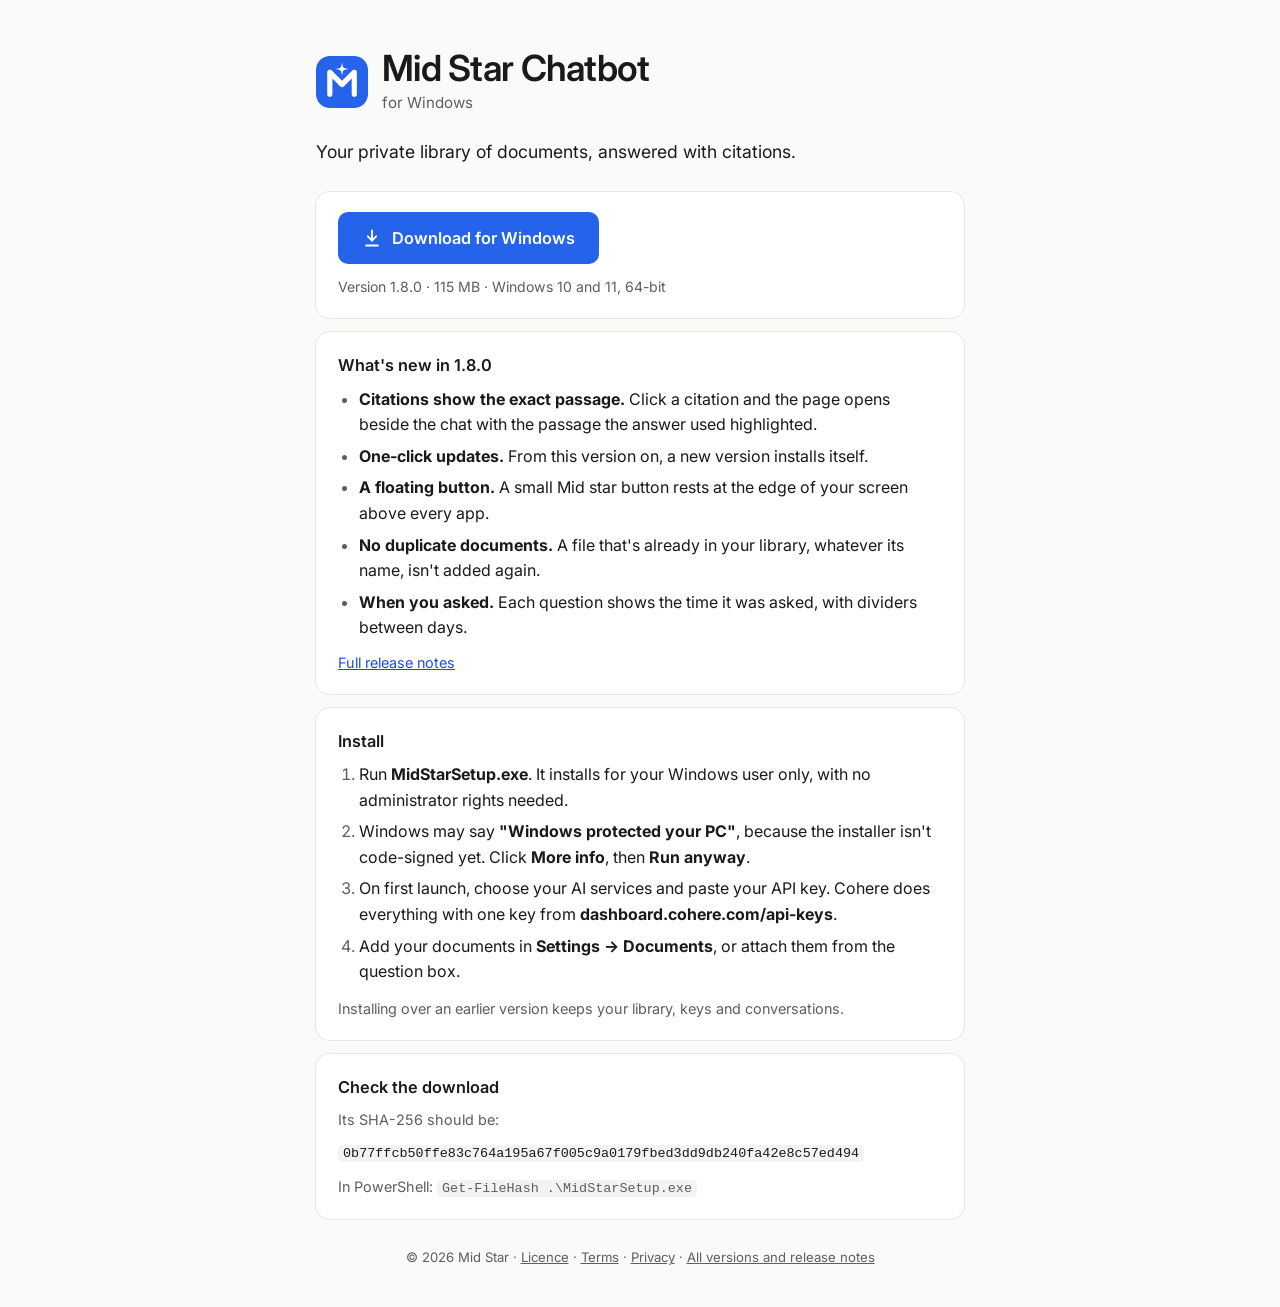
<file: index.html>
<!DOCTYPE html>
<!-- Copyright (c) 2026 Mid Star. All rights reserved. -->
<html lang="en">
<head>
<meta charset="UTF-8">
<meta name="viewport" content="width=device-width, initial-scale=1.0">
<title>Download Mid Star Chatbot for Windows</title>
<meta name="description" content="Mid Star Chatbot for Windows: a private library of your own documents, answered with citations.">
<link rel="icon" type="image/png" href="icon-192.png">
<link rel="preconnect" href="https://fonts.googleapis.com">
<link href="https://fonts.googleapis.com/css2?family=Inter:wght@400;500;600&display=swap" rel="stylesheet">
<meta name="theme-color" content="#FAFAF9" media="(prefers-color-scheme: light)">
<meta name="theme-color" content="#131313" media="(prefers-color-scheme: dark)">
<link rel="stylesheet" href="site.css">
</head>
<body>
<main>
  <div class="brand">
    <img src="icon-192.png" alt="" width="56" height="56">
    <div>
      <h1>Mid Star Chatbot</h1>
      <p class="for">for Windows</p>
    </div>
  </div>
  <p class="tagline">Your private library of documents, answered with citations.</p>

  <div class="phone" id="phone" hidden>
    <p><strong>Mid Star installs on a Windows PC.</strong> Send this page to your computer and download it there.</p>
    <button type="button" class="link-btn" id="share">Share this link</button>
  </div>

  <section class="card">
    <a class="download" id="download" href="https://github.com/dilipvanukuru/midstar-download/releases/latest/download/MidStarSetup.exe">
      <svg viewBox="0 0 24 24" aria-hidden="true"><path d="M12 3v12"/><path d="m7 10 5 5 5-5"/><path d="M5 21h14"/></svg>
      Download for Windows
    </a>
    <p class="meta" id="meta">Version 1.8.0 · 115 MB · Windows 10 and 11, 64-bit</p>
  </section>

  <section class="card" id="whats-new">
    <h2 id="whats-new-title">What's new in 1.8.0</h2>
    <ul class="news" id="news">
      <li><strong>Citations show the exact passage.</strong> Click a citation and the page opens beside the chat with the passage the answer used highlighted.</li>
      <li><strong>One-click updates.</strong> From this version on, a new version installs itself.</li>
      <li><strong>A floating button.</strong> A small Mid star button rests at the edge of your screen above every app.</li>
      <li><strong>No duplicate documents.</strong> A file that's already in your library, whatever its name, isn't added again.</li>
      <li><strong>When you asked.</strong> Each question shows the time it was asked, with dividers between days.</li>
    </ul>
    <p class="muted" style="margin: 10px 0 0"><a id="notes-link" href="https://github.com/dilipvanukuru/midstar-download/releases/latest">Full release notes</a></p>
  </section>

  <section class="card">
    <h2>Install</h2>
    <ol>
      <li>Run <strong>MidStarSetup.exe</strong>. It installs for your Windows user only, with no administrator rights needed.</li>
      <li>Windows may say <strong>"Windows protected your PC"</strong>, because the installer isn't code-signed yet. Click <strong>More info</strong>, then <strong>Run anyway</strong>.</li>
      <li>On first launch, choose your AI services and paste your API key. Cohere does everything with one key from <strong>dashboard.cohere.com/api-keys</strong>.</li>
      <li>Add your documents in <strong>Settings → Documents</strong>, or attach them from the question box.</li>
    </ol>
    <p class="muted" style="margin: 12px 0 0">Installing over an earlier version keeps your library, keys and conversations.</p>
  </section>

  <section class="card">
    <h2>Check the download</h2>
    <p class="muted" style="margin: 0 0 8px">Its SHA-256 should be:</p>
    <p style="margin: 0 0 10px"><code id="sha">0b77ffcb50ffe83c764a195a67f005c9a0179fbed3dd9db240fa42e8c57ed494</code></p>
    <p class="muted" style="margin: 0">In PowerShell: <code>Get-FileHash .\MidStarSetup.exe</code></p>
  </section>

  <footer>
    © 2026 Mid Star · <a href="https://github.com/dilipvanukuru/midstar-download/blob/main/LICENSE.txt">Licence</a>
    · <a href="terms.html">Terms</a> · <a href="privacy.html">Privacy</a>
    · <a href="https://github.com/dilipvanukuru/midstar-download/releases">All versions and release notes</a>
  </footer>
</main>
<script>
// The newest release's version, size, checksum and what's new, so this page
// never needs editing for a new version. If GitHub doesn't answer, the
// figures above stay.
(async () => {
  try {
    const res = await fetch("https://api.github.com/repos/dilipvanukuru/midstar-download/releases/latest");
    if (!res.ok) return;
    const release = await res.json();
    const asset = (release.assets || []).find((a) => a.name === "MidStarSetup.exe");
    if (!asset) return;
    const version = String(release.tag_name || "").replace(/^v/, "");
    const mb = Math.round(asset.size / 1048576);
    document.getElementById("meta").textContent = `Version ${version} · ${mb} MB · Windows 10 and 11, 64-bit`;
    const sha = (release.body || "").match(/\b[0-9a-f]{64}\b/i);
    if (sha) document.getElementById("sha").textContent = sha[0].toLowerCase();
    showWhatsNew(version, release.body || "", release.html_url);
  } catch (err) {
    // Offline or rate-limited: the built-in figures are shown.
  }
})();

// "What's new": each paragraph of the notes' "New in ..." section that starts
// with a bold lead, as the lead and its first sentence. Text only.
function showWhatsNew(version, notes, url) {
  const section = notes.replace(/\r\n/g, "\n").match(/^##\s*New in[^\n]*\n([\s\S]*?)(?=^##\s|(?![\s\S]))/im);
  if (!section) return;
  const items = [];
  for (const para of section[1].split(/\n\s*\n/)) {
    const m = para.trim().match(/^\*\*(.+?)\*\*\s*([\s\S]*)$/);
    if (!m) continue;
    const plain = (s) => s.replace(/[*`_]/g, "").replace(/\s+/g, " ").trim();
    const first = (plain(m[2]).match(/^.*?[.!?](\s|$)/) || [plain(m[2])])[0].trim();
    items.push([plain(m[1]), first]);
    if (items.length === 6) break;
  }
  if (!items.length) return;
  const list = document.getElementById("news");
  list.replaceChildren(...items.map(([lead, rest]) => {
    const li = document.createElement("li");
    const strong = document.createElement("strong");
    strong.textContent = /[.!?]$/.test(lead) ? lead : `${lead}.`;
    li.append(strong, rest ? ` ${rest}` : "");
    return li;
  }));
  document.getElementById("whats-new-title").textContent = `What's new in ${version}`;
  if (url && url.startsWith("https://github.com/")) document.getElementById("notes-link").href = url;
}

// Most people scan the QR code with a phone, which can't run a Windows installer.
(() => {
  const ua = navigator.userAgent;
  const phone = /Android|iPhone|iPad|iPod|Mobile/i.test(ua) && !/Windows NT/i.test(ua);
  if (!phone) return;
  document.getElementById("phone").hidden = false;
  const share = document.getElementById("share");
  share.addEventListener("click", async () => {
    const url = location.href.split("#")[0];
    try {
      if (navigator.share) {
        await navigator.share({ title: "Mid Star Chatbot for Windows", url });
        return;
      }
      await navigator.clipboard.writeText(url);
      share.textContent = "Link copied";
    } catch (err) {
      share.textContent = url;
    }
  });
})();
</script>
</body>
</html>
</file>
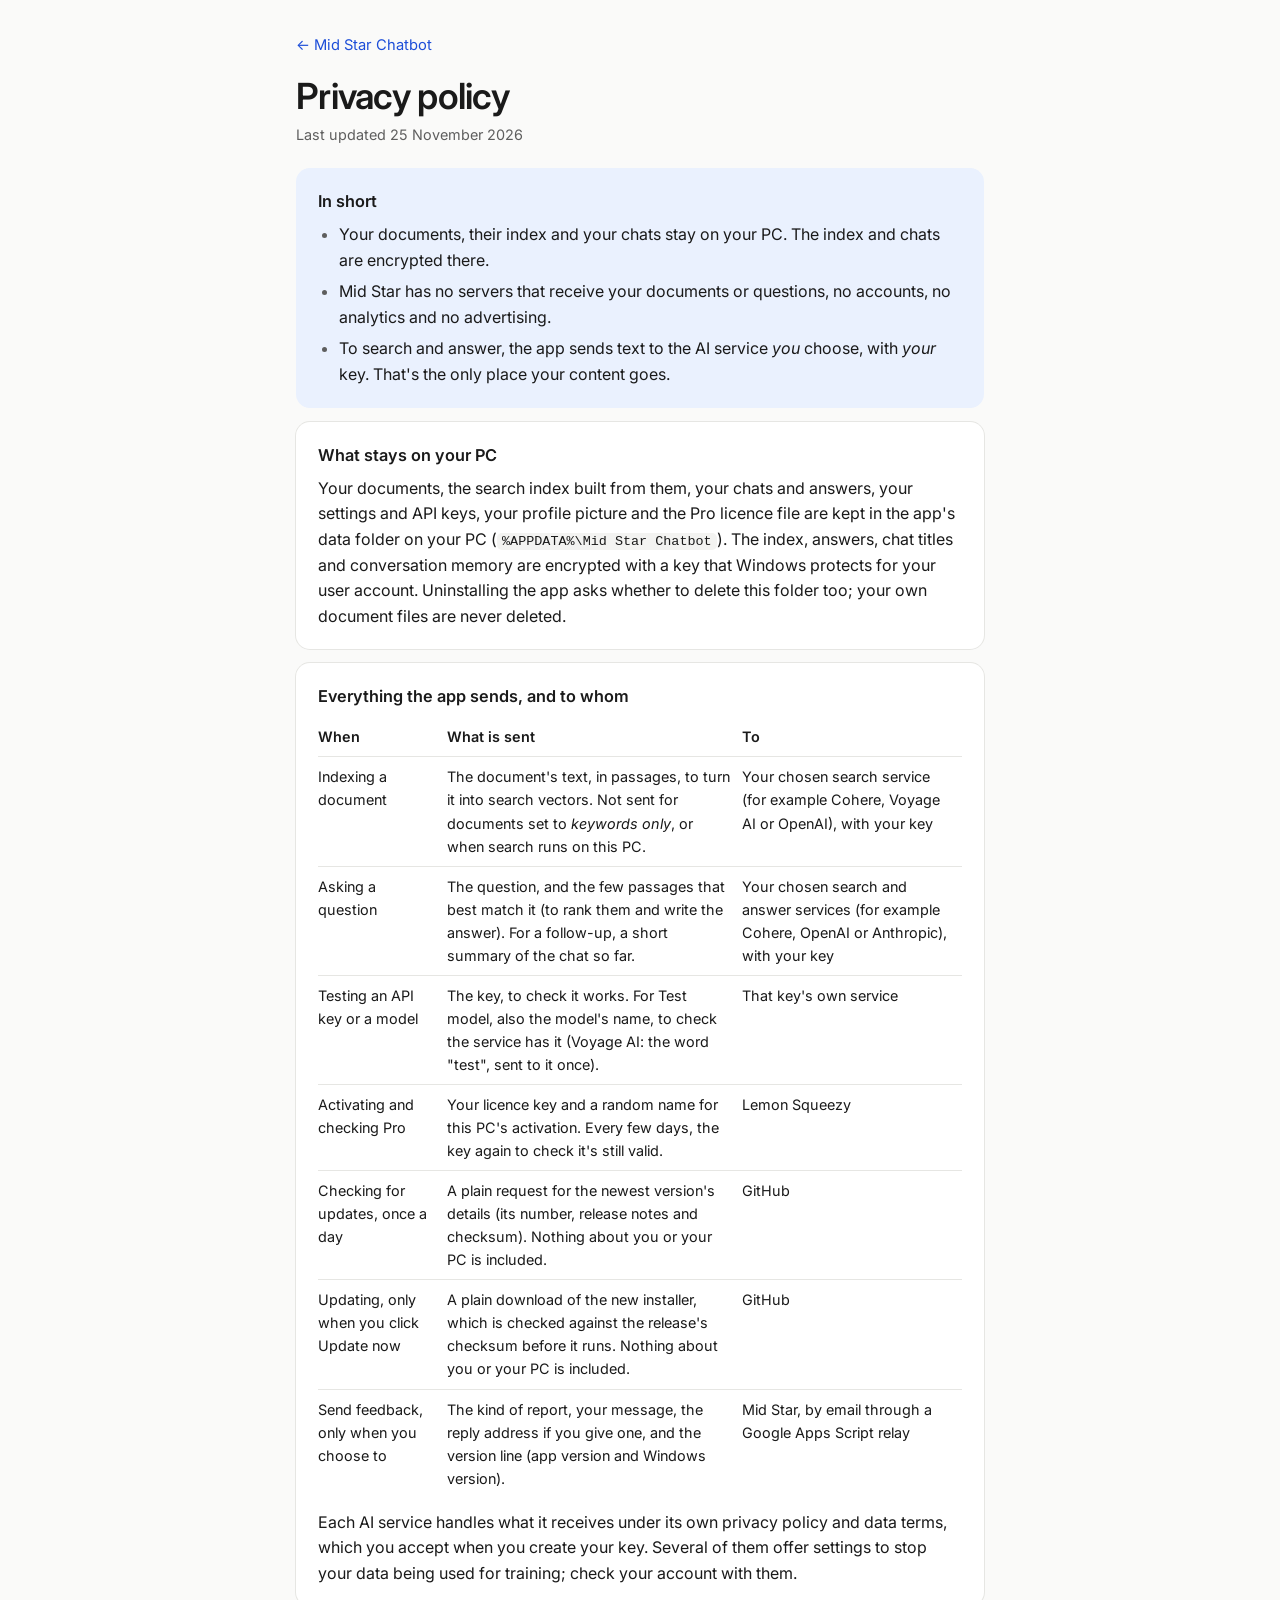
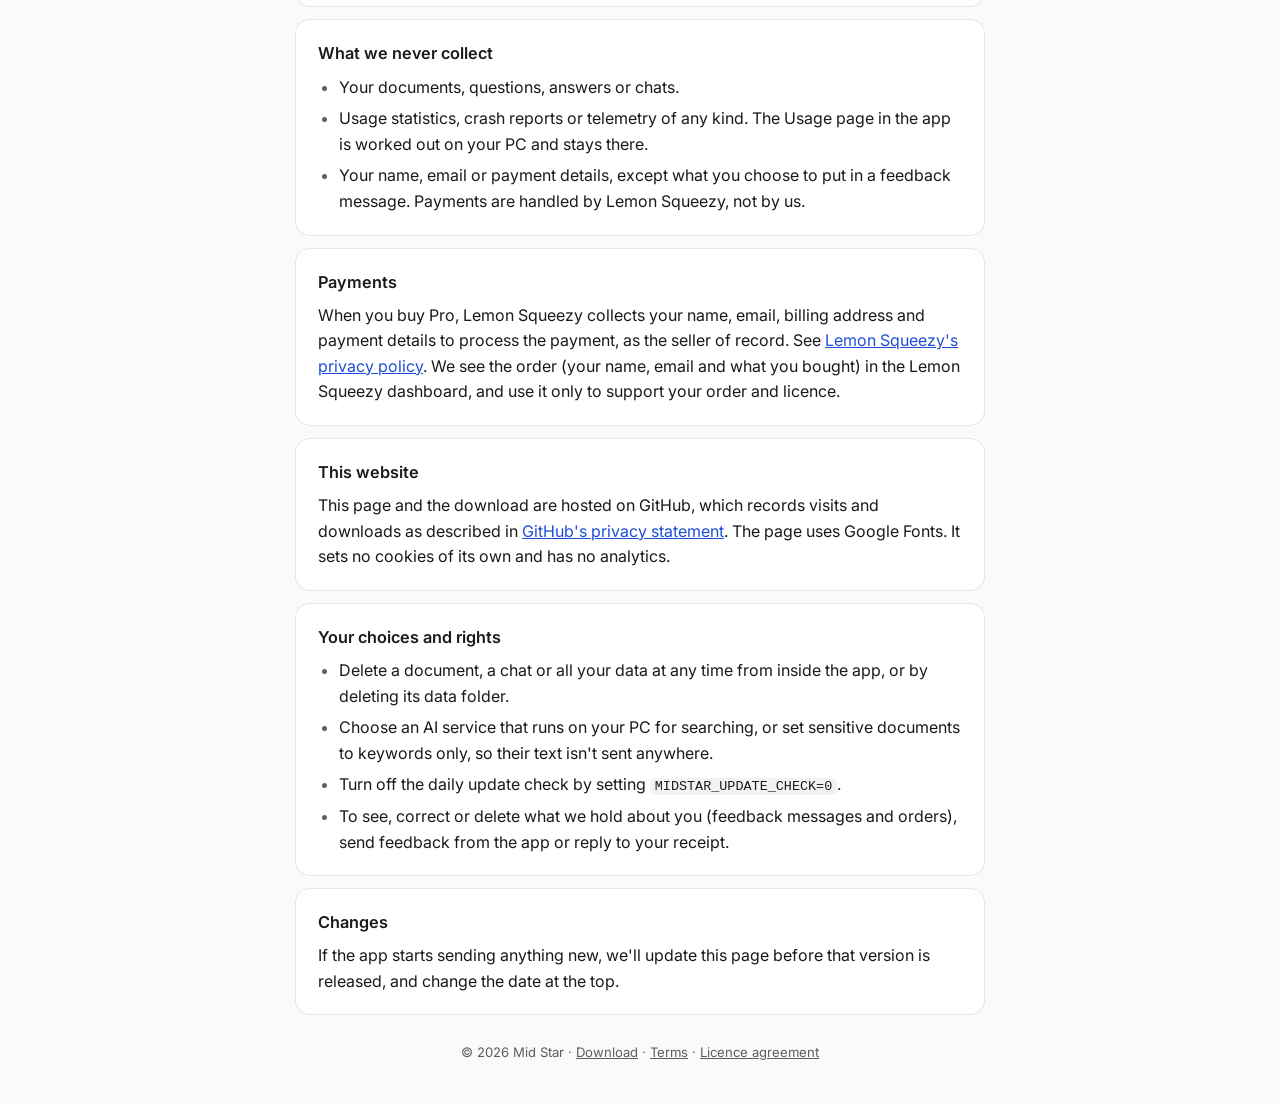
<file: privacy.html>
<!DOCTYPE html>
<!-- Copyright (c) 2026 Mid Star. All rights reserved. -->
<html lang="en">
<head>
<meta charset="UTF-8">
<meta name="viewport" content="width=device-width, initial-scale=1.0">
<title>Privacy policy — Mid Star Chatbot</title>
<meta name="description" content="What Mid Star Chatbot keeps on your PC, and exactly what it sends, to whom.">
<link rel="icon" type="image/png" href="icon-192.png">
<link rel="preconnect" href="https://fonts.googleapis.com">
<link href="https://fonts.googleapis.com/css2?family=Inter:wght@400;500;600&display=swap" rel="stylesheet">
<meta name="theme-color" content="#FAFAF9" media="(prefers-color-scheme: light)">
<meta name="theme-color" content="#131313" media="(prefers-color-scheme: dark)">
<link rel="stylesheet" href="site.css">
</head>
<body>
<main class="wide-page">
  <a class="back" href="./">← Mid Star Chatbot</a>
  <h1>Privacy policy</h1>
  <p class="updated">Last updated 25 November 2026</p>

  <section class="card summary">
    <h2>In short</h2>
    <ul>
      <li>Your documents, their index and your chats stay on your PC. The index and chats are encrypted there.</li>
      <li>Mid Star has no servers that receive your documents or questions, no accounts, no analytics and no advertising.</li>
      <li>To search and answer, the app sends text to the AI service <em>you</em> choose, with <em>your</em> key. That's the only place your content goes.</li>
    </ul>
  </section>

  <section class="card">
    <h2>What stays on your PC</h2>
    <p>Your documents, the search index built from them, your chats and answers, your settings and API keys, your profile picture and the Pro licence file are kept in the app's data folder on your PC (<code>%APPDATA%\Mid Star Chatbot</code>). The index, answers, chat titles and conversation memory are encrypted with a key that Windows protects for your user account. Uninstalling the app asks whether to delete this folder too; your own document files are never deleted.</p>
  </section>

  <section class="card">
    <h2>Everything the app sends, and to whom</h2>
    <div class="wide">
    <table>
      <tr><th>When</th><th>What is sent</th><th>To</th></tr>
      <tr><td>Indexing a document</td><td>The document's text, in passages, to turn it into search vectors. Not sent for documents set to <em>keywords only</em>, or when search runs on this PC.</td><td>Your chosen search service (for example Cohere, Voyage AI or OpenAI), with your key</td></tr>
      <tr><td>Asking a question</td><td>The question, and the few passages that best match it (to rank them and write the answer). For a follow-up, a short summary of the chat so far.</td><td>Your chosen search and answer services (for example Cohere, OpenAI or Anthropic), with your key</td></tr>
      <tr><td>Testing an API key or a model</td><td>The key, to check it works. For Test model, also the model's name, to check the service has it (Voyage AI: the word "test", sent to it once).</td><td>That key's own service</td></tr>
      <tr><td>Activating and checking Pro</td><td>Your licence key and a random name for this PC's activation. Every few days, the key again to check it's still valid.</td><td>Lemon Squeezy</td></tr>
      <tr><td>Checking for updates, once a day</td><td>A plain request for the newest version's details (its number, release notes and checksum). Nothing about you or your PC is included.</td><td>GitHub</td></tr>
      <tr><td>Updating, only when you click Update now</td><td>A plain download of the new installer, which is checked against the release's checksum before it runs. Nothing about you or your PC is included.</td><td>GitHub</td></tr>
      <tr><td>Send feedback, only when you choose to</td><td>The kind of report, your message, the reply address if you give one, and the version line (app version and Windows version).</td><td>Mid Star, by email through a Google Apps Script relay</td></tr>
    </table>
    </div>
    <p style="margin-top: 12px">Each AI service handles what it receives under its own privacy policy and data terms, which you accept when you create your key. Several of them offer settings to stop your data being used for training; check your account with them.</p>
  </section>

  <section class="card">
    <h2>What we never collect</h2>
    <ul>
      <li>Your documents, questions, answers or chats.</li>
      <li>Usage statistics, crash reports or telemetry of any kind. The Usage page in the app is worked out on your PC and stays there.</li>
      <li>Your name, email or payment details, except what you choose to put in a feedback message. Payments are handled by Lemon Squeezy, not by us.</li>
    </ul>
  </section>

  <section class="card">
    <h2>Payments</h2>
    <p>When you buy Pro, Lemon Squeezy collects your name, email, billing address and payment details to process the payment, as the seller of record. See <a href="https://www.lemonsqueezy.com/privacy">Lemon Squeezy's privacy policy</a>. We see the order (your name, email and what you bought) in the Lemon Squeezy dashboard, and use it only to support your order and licence.</p>
  </section>

  <section class="card">
    <h2>This website</h2>
    <p>This page and the download are hosted on GitHub, which records visits and downloads as described in <a href="https://docs.github.com/en/site-policy/privacy-policies/github-general-privacy-statement">GitHub's privacy statement</a>. The page uses Google Fonts. It sets no cookies of its own and has no analytics.</p>
  </section>

  <section class="card">
    <h2>Your choices and rights</h2>
    <ul>
      <li>Delete a document, a chat or all your data at any time from inside the app, or by deleting its data folder.</li>
      <li>Choose an AI service that runs on your PC for searching, or set sensitive documents to keywords only, so their text isn't sent anywhere.</li>
      <li>Turn off the daily update check by setting <code>MIDSTAR_UPDATE_CHECK=0</code>.</li>
      <li>To see, correct or delete what we hold about you (feedback messages and orders), send feedback from the app or reply to your receipt.</li>
    </ul>
  </section>

  <section class="card">
    <h2>Changes</h2>
    <p>If the app starts sending anything new, we'll update this page before that version is released, and change the date at the top.</p>
  </section>

  <footer>
    © 2026 Mid Star · <a href="./">Download</a> · <a href="terms.html">Terms</a> · <a href="LICENSE.txt">Licence agreement</a>
  </footer>
</main>
</body>
</html>
</file>
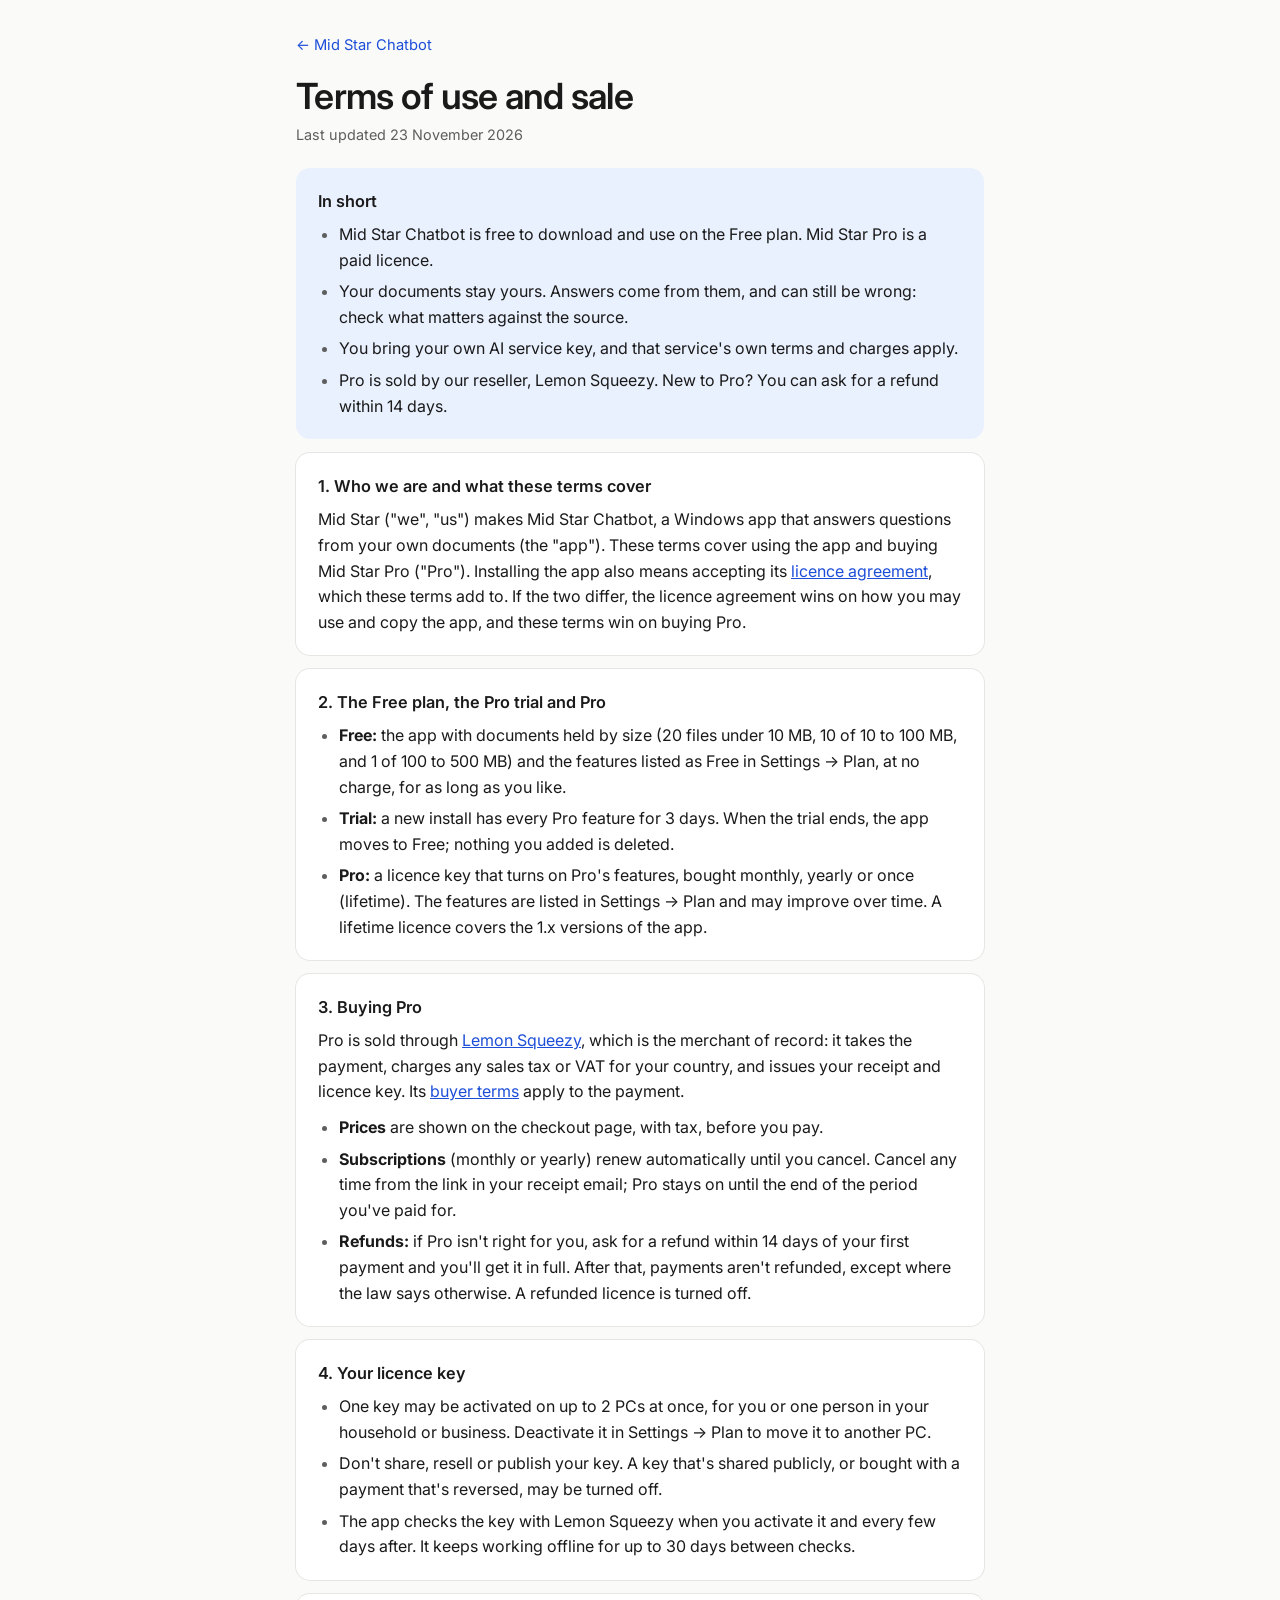
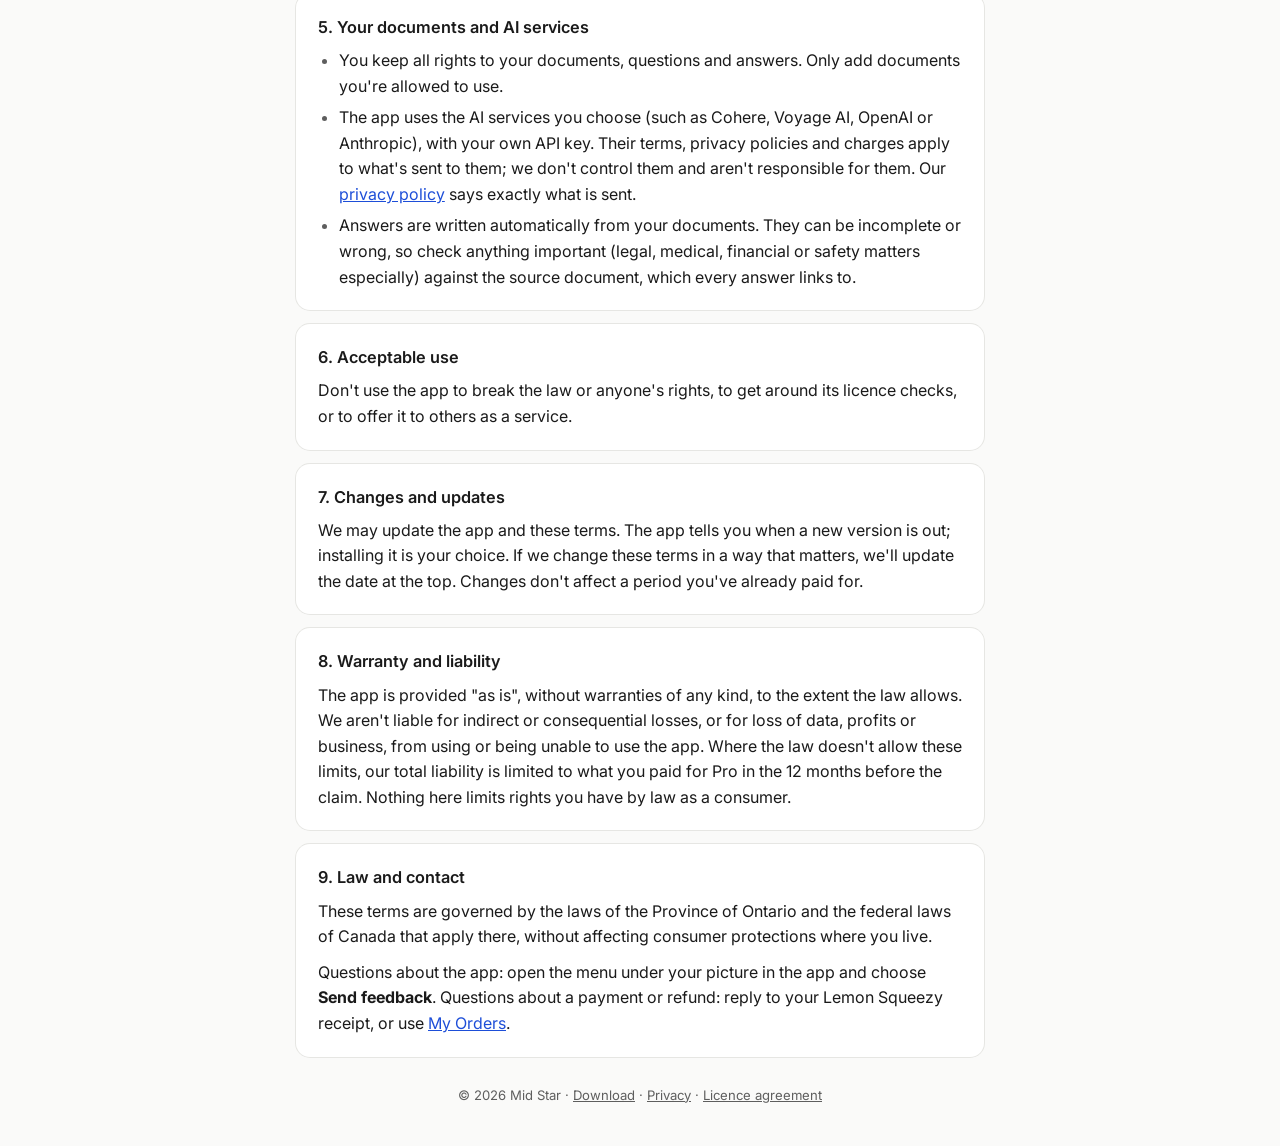
<file: terms.html>
<!DOCTYPE html>
<!-- Copyright (c) 2026 Mid Star. All rights reserved. -->
<html lang="en">
<head>
<meta charset="UTF-8">
<meta name="viewport" content="width=device-width, initial-scale=1.0">
<title>Terms of use and sale — Mid Star Chatbot</title>
<meta name="description" content="The terms for using Mid Star Chatbot and buying Mid Star Pro.">
<link rel="icon" type="image/png" href="icon-192.png">
<link rel="preconnect" href="https://fonts.googleapis.com">
<link href="https://fonts.googleapis.com/css2?family=Inter:wght@400;500;600&display=swap" rel="stylesheet">
<meta name="theme-color" content="#FAFAF9" media="(prefers-color-scheme: light)">
<meta name="theme-color" content="#131313" media="(prefers-color-scheme: dark)">
<link rel="stylesheet" href="site.css">
</head>
<body>
<main class="wide-page">
  <a class="back" href="./">← Mid Star Chatbot</a>
  <h1>Terms of use and sale</h1>
  <p class="updated">Last updated 23 November 2026</p>

  <section class="card summary">
    <h2>In short</h2>
    <ul>
      <li>Mid Star Chatbot is free to download and use on the Free plan. Mid Star Pro is a paid licence.</li>
      <li>Your documents stay yours. Answers come from them, and can still be wrong: check what matters against the source.</li>
      <li>You bring your own AI service key, and that service's own terms and charges apply.</li>
      <li>Pro is sold by our reseller, Lemon Squeezy. New to Pro? You can ask for a refund within 14 days.</li>
    </ul>
  </section>

  <section class="card">
    <h2>1. Who we are and what these terms cover</h2>
    <p>Mid Star ("we", "us") makes Mid Star Chatbot, a Windows app that answers questions from your own documents (the "app"). These terms cover using the app and buying Mid Star Pro ("Pro"). Installing the app also means accepting its <a href="LICENSE.txt">licence agreement</a>, which these terms add to. If the two differ, the licence agreement wins on how you may use and copy the app, and these terms win on buying Pro.</p>
  </section>

  <section class="card">
    <h2>2. The Free plan, the Pro trial and Pro</h2>
    <ul>
      <li><strong>Free:</strong> the app with documents held by size (20 files under 10 MB, 10 of 10 to 100 MB, and 1 of 100 to 500 MB) and the features listed as Free in Settings → Plan, at no charge, for as long as you like.</li>
      <li><strong>Trial:</strong> a new install has every Pro feature for 3 days. When the trial ends, the app moves to Free; nothing you added is deleted.</li>
      <li><strong>Pro:</strong> a licence key that turns on Pro's features, bought monthly, yearly or once (lifetime). The features are listed in Settings → Plan and may improve over time. A lifetime licence covers the 1.x versions of the app.</li>
    </ul>
  </section>

  <section class="card">
    <h2>3. Buying Pro</h2>
    <p>Pro is sold through <a href="https://www.lemonsqueezy.com/">Lemon Squeezy</a>, which is the merchant of record: it takes the payment, charges any sales tax or VAT for your country, and issues your receipt and licence key. Its <a href="https://www.lemonsqueezy.com/buyer-terms">buyer terms</a> apply to the payment.</p>
    <ul>
      <li><strong>Prices</strong> are shown on the checkout page, with tax, before you pay.</li>
      <li><strong>Subscriptions</strong> (monthly or yearly) renew automatically until you cancel. Cancel any time from the link in your receipt email; Pro stays on until the end of the period you've paid for.</li>
      <li><strong>Refunds:</strong> if Pro isn't right for you, ask for a refund within 14 days of your first payment and you'll get it in full. After that, payments aren't refunded, except where the law says otherwise. A refunded licence is turned off.</li>
    </ul>
  </section>

  <section class="card">
    <h2>4. Your licence key</h2>
    <ul>
      <li>One key may be activated on up to 2 PCs at once, for you or one person in your household or business. Deactivate it in Settings → Plan to move it to another PC.</li>
      <li>Don't share, resell or publish your key. A key that's shared publicly, or bought with a payment that's reversed, may be turned off.</li>
      <li>The app checks the key with Lemon Squeezy when you activate it and every few days after. It keeps working offline for up to 30 days between checks.</li>
    </ul>
  </section>

  <section class="card">
    <h2>5. Your documents and AI services</h2>
    <ul>
      <li>You keep all rights to your documents, questions and answers. Only add documents you're allowed to use.</li>
      <li>The app uses the AI services you choose (such as Cohere, Voyage AI, OpenAI or Anthropic), with your own API key. Their terms, privacy policies and charges apply to what's sent to them; we don't control them and aren't responsible for them. Our <a href="privacy.html">privacy policy</a> says exactly what is sent.</li>
      <li>Answers are written automatically from your documents. They can be incomplete or wrong, so check anything important (legal, medical, financial or safety matters especially) against the source document, which every answer links to.</li>
    </ul>
  </section>

  <section class="card">
    <h2>6. Acceptable use</h2>
    <p>Don't use the app to break the law or anyone's rights, to get around its licence checks, or to offer it to others as a service.</p>
  </section>

  <section class="card">
    <h2>7. Changes and updates</h2>
    <p>We may update the app and these terms. The app tells you when a new version is out; installing it is your choice. If we change these terms in a way that matters, we'll update the date at the top. Changes don't affect a period you've already paid for.</p>
  </section>

  <section class="card">
    <h2>8. Warranty and liability</h2>
    <p>The app is provided "as is", without warranties of any kind, to the extent the law allows. We aren't liable for indirect or consequential losses, or for loss of data, profits or business, from using or being unable to use the app. Where the law doesn't allow these limits, our total liability is limited to what you paid for Pro in the 12 months before the claim. Nothing here limits rights you have by law as a consumer.</p>
  </section>

  <section class="card">
    <h2>9. Law and contact</h2>
    <p>These terms are governed by the laws of the Province of Ontario and the federal laws of Canada that apply there, without affecting consumer protections where you live.</p>
    <p>Questions about the app: open the menu under your picture in the app and choose <strong>Send feedback</strong>. Questions about a payment or refund: reply to your Lemon Squeezy receipt, or use <a href="https://app.lemonsqueezy.com/my-orders">My Orders</a>.</p>
  </section>

  <footer>
    © 2026 Mid Star · <a href="./">Download</a> · <a href="privacy.html">Privacy</a> · <a href="LICENSE.txt">Licence agreement</a>
  </footer>
</main>
</body>
</html>
</file>
<file: site.css>
/* Copyright (c) 2026 Mid Star. All rights reserved.
   The download, terms and privacy pages: the same flat look as the app (one
   blue accent, Inter, hairline rings instead of shadows), light and dark. */
:root {
  --bg: #FAFAF9; --paper: #FFFFFF; --ink: #1A1A1A; --ink-soft: #5E5E5E;
  --blue: #2563EB; --blue-deep: #1D4ED8; --on-blue: #FFFFFF; --rule: #E6E6E3; --tint: #F3F3F1;
  --accent-bg: #EAF1FE; --warn-ink: #A16207; --warn-bg: #FBF3DB;
  color-scheme: light;
}
@media (prefers-color-scheme: dark) {
  :root {
    --bg: #131313; --paper: #1B1B1B; --ink: #ECECEC; --ink-soft: #A6A6A6;
    --blue: #7AA7FF; --blue-deep: #A9C4FF; --on-blue: #0B1530; --rule: #2E2E2E; --tint: #242424;
    --accent-bg: #1C2740; --warn-ink: #E5B567; --warn-bg: #36290F;
    color-scheme: dark;
  }
}
* { box-sizing: border-box; }
body {
  margin: 0;
  min-height: 100vh;
  font-family: "Inter", -apple-system, BlinkMacSystemFont, "Segoe UI", sans-serif;
  color: var(--ink);
  background: var(--bg);
  line-height: 1.6;
  -webkit-font-smoothing: antialiased;
}
main { width: min(680px, 100%); margin: 0 auto; padding: 48px 16px 40px; }
main.wide-page { width: min(720px, 100%); padding-top: 32px; }
a { color: var(--blue-deep); }
a:focus-visible, button:focus-visible { outline: 2px solid var(--blue); outline-offset: 3px; border-radius: 6px; }

/* The brand row: the logo and the name. */
.brand { display: flex; align-items: center; gap: 14px; }
.brand img { width: 52px; height: 52px; border-radius: 14px; }
h1 { margin: 0; font-weight: 600; font-size: clamp(1.75rem, 5.5vw, 2.25rem); line-height: 1.15; letter-spacing: -0.02em; }
.for { margin: 2px 0 0; font-size: 0.95rem; color: var(--ink-soft); }
.tagline { margin: 22px 0 26px; font-size: 1.1rem; }

/* Cards: paper on the page, with a hairline ring. */
.card { margin: 0 0 14px; padding: 20px 22px; border-radius: 14px; background: var(--paper); box-shadow: 0 0 0 1px var(--rule); }
.card > :last-child { margin-bottom: 0; }
.card.summary { background: var(--accent-bg); box-shadow: none; }
h2 { margin: 0 0 8px; font-size: 1.02rem; font-weight: 600; }
p, ul, ol { margin: 0 0 10px; }
ul, ol { padding-left: 1.3em; }
li { margin: 0 0 6px; }
li:last-child { margin: 0; }
li::marker { color: var(--ink-soft); }
.muted { color: var(--ink-soft); font-size: 0.9rem; }

/* The download button: the page's one blue call to action. */
.download {
  display: inline-flex; align-items: center; gap: 10px;
  padding: 13px 24px; border-radius: 10px;
  font-weight: 600; font-size: 1.02rem; text-decoration: none;
  color: var(--on-blue); background: var(--blue);
}
.download:hover { background: var(--blue-deep); }
.download svg { width: 20px; height: 20px; fill: none; stroke: currentColor; stroke-width: 2.2; stroke-linecap: round; stroke-linejoin: round; }
.meta { margin: 12px 0 0; font-size: 0.88rem; color: var(--ink-soft); }

/* On a phone: send the link to a PC. */
.phone { margin: 0 0 14px; padding: 16px 18px; border-radius: 14px; color: var(--warn-ink); background: var(--warn-bg); font-size: 0.95rem; }
.phone p { margin: 0 0 10px; }
.link-btn {
  padding: 8px 14px; border: none; border-radius: 8px; font: inherit; font-weight: 600; font-size: 0.9rem;
  color: var(--ink); background: var(--paper); box-shadow: 0 0 0 1px var(--rule); cursor: pointer;
}

code {
  font-family: Consolas, "SFMono-Regular", Menlo, monospace; font-size: 0.84rem;
  padding: 1px 5px; border-radius: 5px; background: var(--tint); overflow-wrap: anywhere;
}

/* Terms and privacy. */
.back { display: inline-block; margin: 0 0 18px; font-size: 0.92rem; text-decoration: none; }
.back:hover { text-decoration: underline; }
.updated { margin: 6px 0 22px; color: var(--ink-soft); font-size: 0.9rem; }
.wide { overflow-x: auto; }
table { width: 100%; border-collapse: collapse; font-size: 0.9rem; }
th, td { text-align: left; vertical-align: top; padding: 8px 10px 8px 0; border-top: 1px solid var(--rule); }
th { font-weight: 600; border-top: none; }

footer { margin-top: 28px; font-size: 0.82rem; color: var(--ink-soft); text-align: center; }
footer a { color: inherit; }
[hidden] { display: none !important; }
</file>
